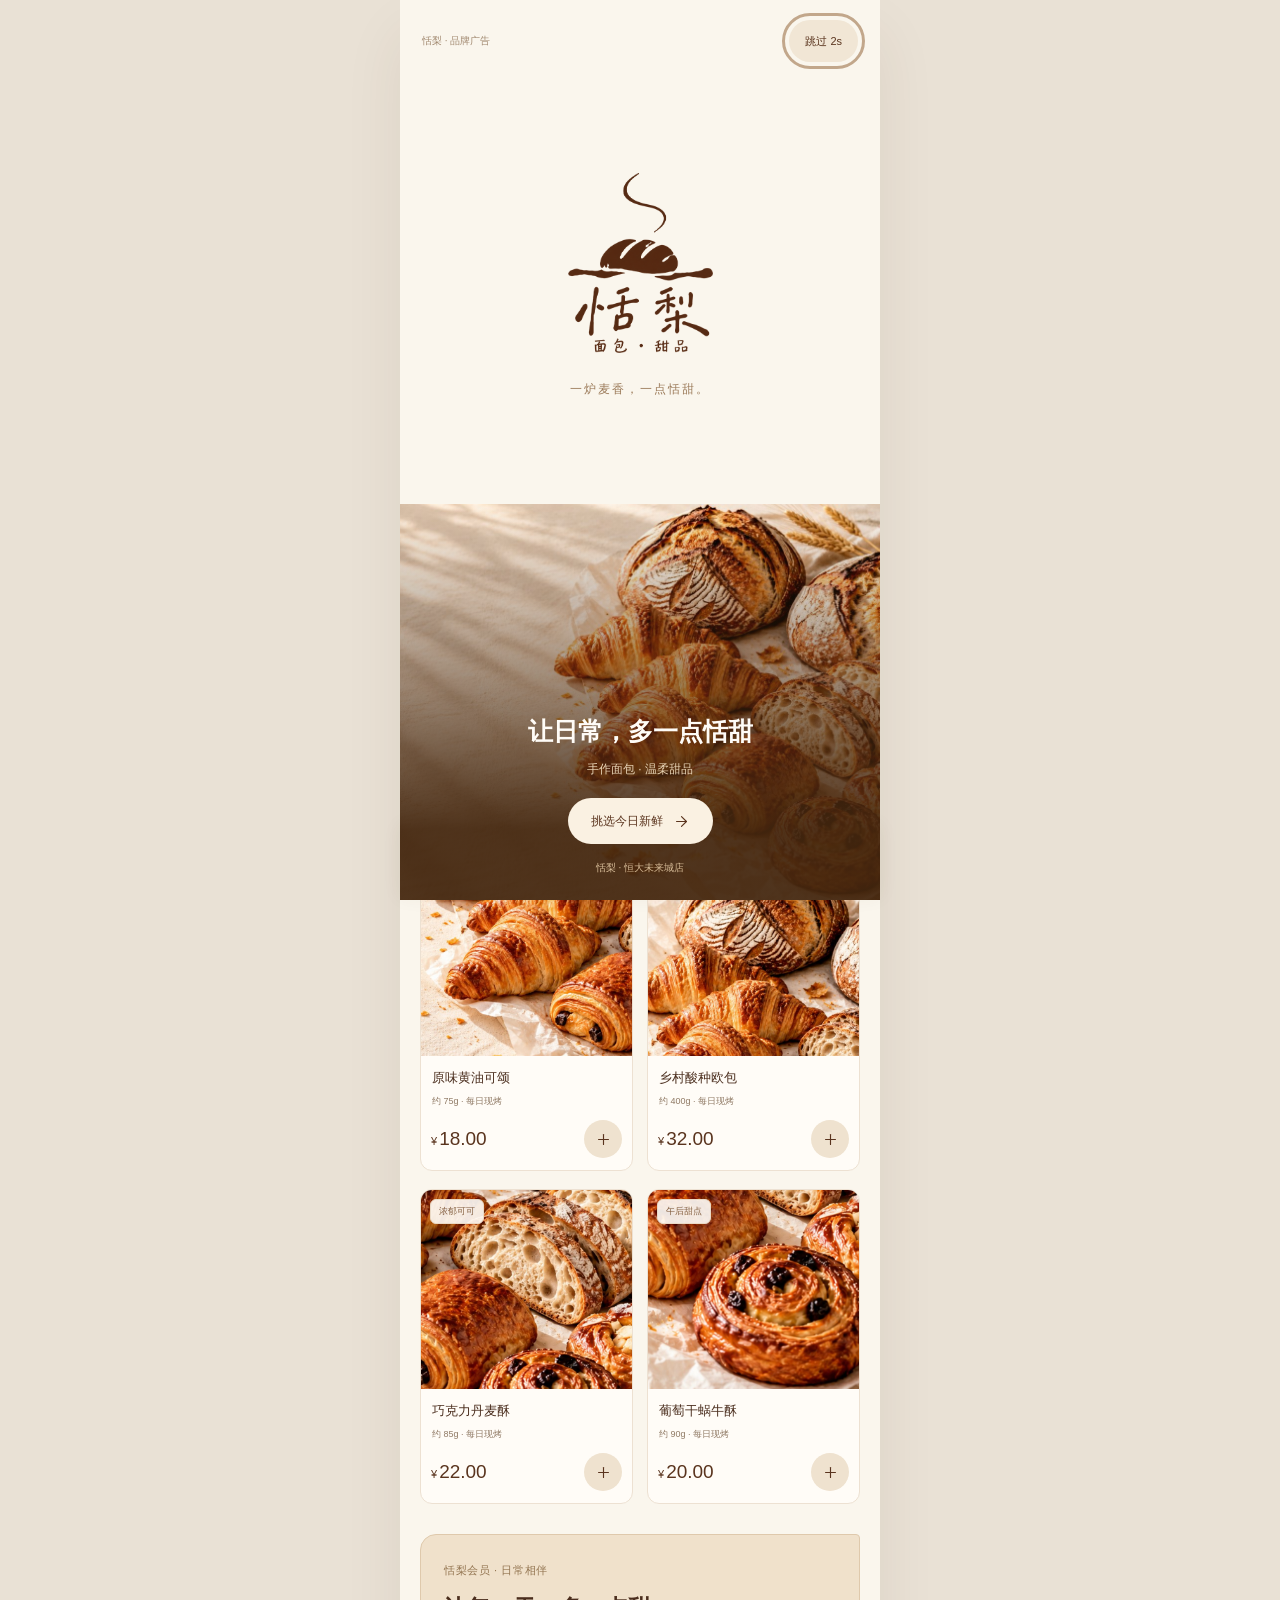
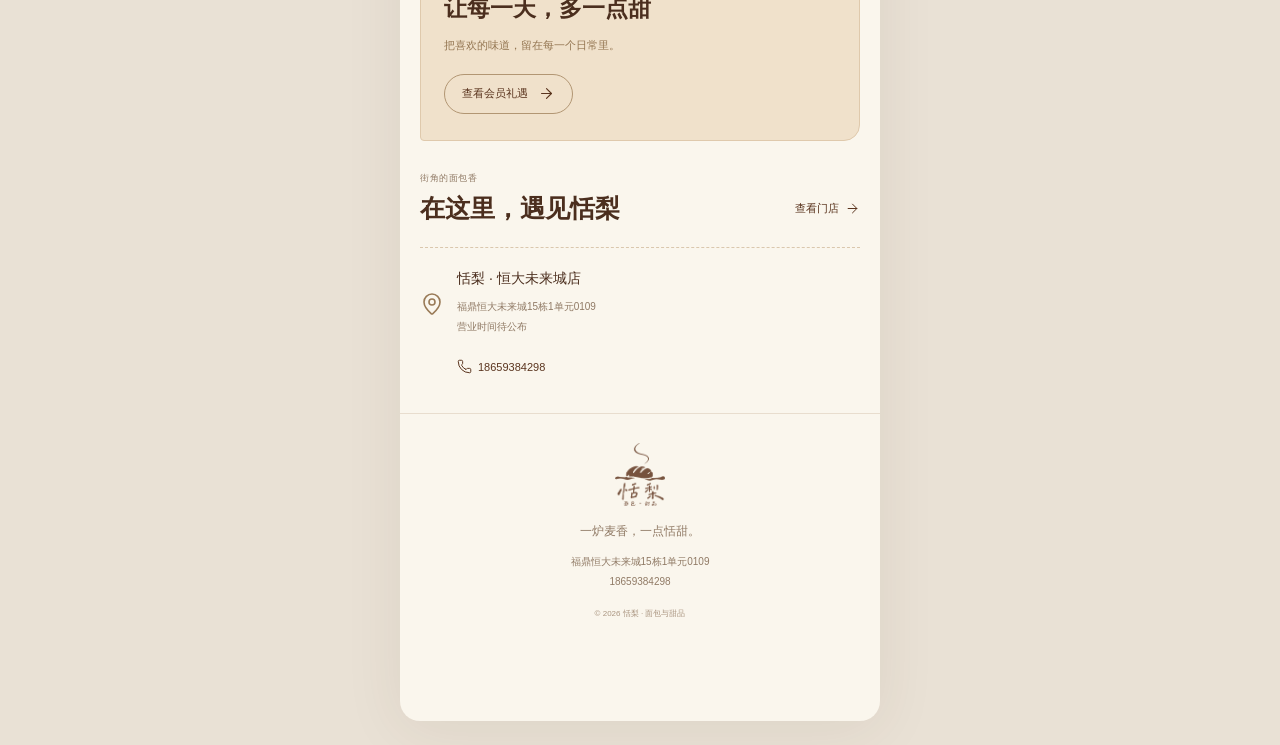
<file: site/index.html>
<!doctype html>
<html lang="zh-CN">
<head>
  <meta charset="UTF-8">
  <meta name="viewport" content="width=device-width,initial-scale=1">
  <meta name="theme-color" content="#faf6ed">
  <title>恬梨 · 每日新鲜出炉</title>
  <link rel="stylesheet" href="./preview/styles.css">
  <script src="./miniprogram/data/catalog.js" defer></script>
  <script src="./preview/lucide.js" defer></script>
  <script src="./preview/app.js" defer></script>
</head>
<body>
  <header class="header"><a class="brand" href="#home" aria-label="恬梨首页"><img class="header-logo" src="./miniprogram/assets/logo.png" alt="恬梨面包甜品 Logo"><span class="brand-name">恬梨<small>面包 · 甜品</small></span></a><button class="header-store" data-action="stores"><i data-lucide="map-pin"></i><span>恒大未来城店<small>到店自提</small></span></button><button class="header-bag icon-button" data-action="cart" aria-label="打开购物袋" title="购物袋"><i data-lucide="shopping-bag"></i><span id="bag-count">0</span></button></header>
  <main id="app"></main>
  <footer class="site-footer"><a class="brand" href="#home"><img class="footer-logo" src="./miniprogram/assets/logo.png" alt="恬梨面包甜品"></a><p>一炉麦香，一点恬甜。</p><p class="footer-address">福鼎恒大未来城15栋1单元0109<br><a href="tel:18659384298">18659384298</a></p><span class="footer-small">© 2026 恬梨 · 面包与甜品</span></footer>
  <nav class="mobile-nav" aria-label="底部导航"><a href="#home" data-nav="home"><i data-lucide="house"></i><span>首页</span></a><a href="#products" data-nav="products"><i data-lucide="croissant"></i><span>产品</span></a><a href="#stores" data-nav="stores"><i data-lucide="map-pin"></i><span>门店</span></a><a href="#wallet" data-nav="wallet"><i data-lucide="user-round"></i><span>我的</span></a></nav>
  <dialog id="modal"></dialog><div id="toast" role="status" aria-live="polite"></div>
</body>
</html>
</file>
<file: site/preview/styles.css>
:root {
  --brown: #5a341e;
  --ink: #4b2e1e;
  --muted: #907a65;
  --line: #e8ddce;
  --cream: #faf6ed;
  --paper: #fffcf7;
  --sand: #f0e5d5;
}
* { box-sizing: border-box; }
html { background: #e9e1d5; }
body { max-width: 480px; margin: 24px auto; padding-bottom: calc(82px + env(safe-area-inset-bottom)); color: var(--ink); background: var(--cream); font: 14px -apple-system,BlinkMacSystemFont,"PingFang SC","Microsoft YaHei",sans-serif; box-shadow: 0 8px 60px #4b2e1e14; border-radius: 20px; overflow-x: clip; }
button,input { font: inherit; }
button,a,input { -webkit-tap-highlight-color: transparent; }
button { cursor: pointer; color: inherit; border: 0; }
a { color: inherit; text-decoration: none; }
button:disabled { opacity: .5; cursor: not-allowed; }
button:focus-visible,a:focus-visible,input:focus-visible { outline: 3px solid #c2a78b; outline-offset: 4px; }
svg { width: 22px; height: 22px; stroke-width: 1.6; flex-shrink: 0; }
h1,h2,h3,p { margin: 0; }
h2 { font: 600 25px "Songti SC",SimSun,serif; }
h3 { font-size: 15px; font-weight: 500; }
.header { height: 82px; padding: 12px 20px; display: flex; align-items: center; gap: 12px; border-bottom: 1px solid var(--line); }
.brand { display: flex; align-items: center; gap: 9px; }
.header-logo { width: 37px; height: 54px; object-fit: contain; }
.brand-name { font: 600 25px "Songti SC",SimSun,serif; white-space: nowrap; }
.brand-name small { display: block; font: 10px -apple-system,BlinkMacSystemFont,"PingFang SC",sans-serif; color: var(--muted); margin-top: 5px; }
.header-store { display: flex; gap: 5px; align-items: center; background: transparent; margin-left: auto; font-size: 11px; padding: 0; text-align: left; min-height: 44px; }
.header-store svg { width: 15px; height: 15px; }
.header-store small { display: block; font-size: 9px; color: var(--muted); margin-top: 4px; }
.icon-button { display: grid; place-items: center; width: 44px; height: 44px; border-radius: 50%; background: transparent; flex-shrink: 0; }
.header-bag { position: relative; width: 36px; }
.header-bag span { position: absolute; right: -1px; top: 0; background: var(--brown); color: white; font-size: 10px; min-width: 17px; height: 17px; border-radius: 50%; display: grid; place-items: center; }
.hero { position: relative; height: 460px; overflow: hidden; background: var(--cream); }
.hero-brand { position: absolute; top: 16px; left: 0; width: 100%; display: flex; flex-direction: column; align-items: center; gap: 13px; z-index: 1; }
.hero-brand img { width: 112px; height: 139px; object-fit: contain; }
.hero-brand p { color: #8d6c50; font-family: "Songti SC",SimSun,serif; font-size: 12px; letter-spacing: 2px; }
.hero-image { position: absolute; bottom: 0; width: 100%; height: 264px; object-fit: cover; object-position: left center; }
.hero::after { content: ''; position: absolute; bottom: 0; left: 0; width: 100%; height: 264px; background: linear-gradient(90deg,#faf6edb8,#faf6ed50 37%,transparent 65%); pointer-events: none; z-index: 1; }
.hero-inner { position: relative; z-index: 2; height: 100%; padding: 211px 22px 0; }
.eyebrow { color: var(--muted); font-size: 9px; line-height: 1.6; letter-spacing: .6px; }
.hero .eyebrow { color: #8a6c52; font-size: 8px; max-width: 210px; }
.hero h1 { font: 500 29px/1.45 "Songti SC",SimSun,serif; white-space: pre-line; margin: 12px 0 10px; color: #4f2d19; }
.hero-inner p:not(.eyebrow) { font-size: 10px; line-height: 1.8; color: #795b43; max-width: 220px; margin-bottom: 17px; }
.primary,.secondary { display: inline-flex; align-items: center; justify-content: center; gap: 10px; padding: 14px 20px; min-height: 46px; border-radius: 24px; background: var(--brown); color: var(--paper); font-size: 12px; }
.primary svg,.secondary svg { width: 17px; height: 17px; }
.secondary { background: var(--sand); color: var(--brown); }
.hero .primary { min-height: 42px; padding: 12px 18px; font-size: 11px; }
.hero-counter { position: absolute; right: 16px; bottom: 13px; display: flex; align-items: center; gap: 8px; color: var(--brown); font-size: 10px; }
.hero-counter button { width: 34px; height: 34px; background: #fffcf7d9; border: 1px solid #e7d5c3; border-radius: 50%; display: grid; place-items: center; }
.hero-counter svg { width: 15px; height: 15px; }
.hero-dots { position: absolute; left: 22px; bottom: 23px; display: flex; gap: 2px; }
.hero-dots button { width: 25px; height: 26px; padding: 9px; background: transparent; border-radius: 20px; }
.hero-dots button::after { content: ''; display: block; background: #bfa186; border-radius: 50%; width: 6px; height: 6px; }
.hero-dots button.active::after { background: var(--brown); width: 16px; border-radius: 3px; margin-left: -5px; }
.promise { display: flex; align-items: center; justify-content: center; gap: 24px; min-height: 45px; background: #f6efe2; border-bottom: 1px solid var(--line); color: #907254; font-size: 10px; }
.promise span { display: flex; align-items: center; gap: 5px; }
.promise svg { width: 14px; height: 14px; }
.container { padding: 0 20px; width: 100%; }
.quick-links { display: grid; grid-template-columns: repeat(3,minmax(0,1fr)); padding: 24px 0 20px; border-bottom: 1px dashed #dac7ad; }
.quick-links button { display: flex; flex-direction: column; align-items: center; gap: 12px; background: transparent; padding: 0 4px; text-align: center; }
.quick-links>button>svg { display: none; }
.quick-icon { width: 45px; height: 45px; border-radius: 16px; background: #efe2cf; display: grid; place-items: center; color: var(--brown); }
.quick-icon svg { width: 24px; height: 24px; }
.quick-links h3 { font-size: 13px; margin-bottom: 6px; }
.quick-links p { color: var(--muted); font-size: 9px; }
.section { padding: 30px 0; }
.section-head { display: flex; justify-content: space-between; align-items: end; gap: 12px; margin-bottom: 22px; }
.section-head h2 { margin-top: 7px; }
.text-link { display: inline-flex; align-items: center; gap: 6px; background: transparent; padding: 9px 0; font-size: 11px; color: var(--brown); white-space: nowrap; }
.text-link svg { width: 15px; height: 15px; }
.product-grid { display: grid; grid-template-columns: repeat(2,minmax(0,1fr)); gap: 18px 14px; }
.product { min-width: 0; background: var(--paper); border: 1px solid #ede1d2; border-radius: 12px; overflow: hidden; padding-bottom: 12px; }
.product-photo { position: relative; display: block; width: 100%; padding: 0; overflow: hidden; aspect-ratio: 1.06; background: var(--sand); margin-bottom: 12px; }
.product-photo img { display: block; width: 100%; height: 100%; object-fit: cover; transition: transform .25s; }
.product-photo:hover img { transform: scale(1.04); }
.badge { display: inline-flex; align-items: center; padding: 5px 8px; background: #eee1ce; color: #825d3e; font-size: 9px; border-radius: 6px; white-space: nowrap; }
.product-photo .badge { position: absolute; top: 9px; left: 9px; background: #fffcf7e8; border: 1px solid #ead9c5; }
.product h3 { font-size: 13px; line-height: 1.6; margin: 0 11px 6px; }
.product>p { margin: 0 11px; color: var(--muted); font-size: 9px; }
.product-bottom { display: flex; align-items: center; justify-content: space-between; margin: 12px 10px 0; gap: 5px; }
.price { font-size: 19px; font-weight: 500; color: var(--brown); }
.price small { font-size: 11px; margin-right: 2px; }
.add { width: 38px; height: 38px; display: grid; place-items: center; flex-shrink: 0; background: #efe2cf; border-radius: 50%; color: var(--brown); }
.add svg { width: 17px; height: 17px; }
.membership { margin: 0 20px; padding: 26px 0; border: 1px solid #dfc9ac; background: #f0e1cb; border-radius: 16px 4px 16px 4px; }
.membership .container { padding: 0 23px; }
.membership h2 { font-size: 23px; margin: 12px 0; }
.membership p { color: #947652; font-size: 11px; line-height: 1.8; }
.membership .primary { margin-top: 18px; background: transparent; border: 1px solid #b29673; color: var(--brown); padding: 10px 17px; min-height: 40px; font-size: 11px; }
.store-teaser { border-top: 1px dashed #dac7ad; padding-top: 22px; }
.store-pin { display: flex; align-items: center; gap: 13px; }
.store-pin>svg { width: 24px; height: 24px; color: #997a57; }
.store-teaser h3 { font-size: 14px; margin-bottom: 9px; }
.store-teaser p { font-size: 10px; color: var(--muted); line-height: 2; }
.store-teaser>.text-link { margin: 13px 0 0 37px; }
.site-footer { border-top: 1px solid var(--line); padding: 27px 20px 20px; text-align: center; }
.site-footer .brand { display: inline-flex; }
.footer-logo { width: 50px; height: 67px; object-fit: contain; opacity: .8; }
.site-footer>p { color: var(--muted); font-family: "Songti SC",SimSun,serif; font-size: 12px; margin-top: 12px; }
.footer-address { font: 10px/2 -apple-system,BlinkMacSystemFont,"PingFang SC",sans-serif!important; }
.footer-small { font-size: 8px; color: #aa9580; display: block; margin-top: 16px; }
.mobile-nav { position: fixed; bottom: 0; left: 50%; transform: translateX(-50%); z-index: 4; width: 100%; max-width: 480px; height: calc(72px + env(safe-area-inset-bottom)); padding-bottom: env(safe-area-inset-bottom); background: #fffcf7f7; backdrop-filter: blur(10px); border-top: 1px solid var(--line); display: flex; justify-content: space-around; box-shadow: 0 -3px 18px #513b2510; }
.mobile-nav a { display: flex; align-items: center; justify-content: center; flex-direction: column; gap: 6px; width: 25%; font-size: 11px; color: #a58e75; }
.mobile-nav svg { width: 22px; height: 22px; }
.mobile-nav a.active { color: var(--brown); font-weight: 600; }
.mobile-nav a.active svg { stroke-width: 2; }
.page-title { padding: 29px 0 28px; }
.page-title h1 { font: 600 29px/1.5 "Songti SC",SimSun,serif; margin: 9px 0 12px; }
.page-title>p:last-child { font-size: 11px; color: var(--muted); line-height: 1.8; }
.catalog-tools { display: flex; flex-direction: column-reverse; align-items: stretch; gap: 17px; margin-bottom: 24px; }
.categories { display: flex; overflow-x: auto; gap: 8px; max-width: 100%; padding-bottom: 4px; }
.categories button { padding: 11px 14px; background: #f0e6d8; border-radius: 20px; color: #87684b; font-size: 11px; white-space: nowrap; flex-shrink: 0; }
.categories button.active { background: var(--brown); color: var(--paper); }
.search-box { display: flex; align-items: center; gap: 10px; border: 1px solid var(--line); background: var(--paper); border-radius: 24px; height: 46px; padding: 0 17px; }
.search-box svg { width: 16px; color: #9b836b; }
.search-box input { min-width: 0; width: 100%; font-size: 12px; border: 0; outline: 0; background: transparent; color: var(--ink); }
.catalog-section { padding-bottom: 26px; }
.results { font-size: 10px; color: var(--muted); margin-bottom: 19px; }
.empty { padding: 32px 10px; color: var(--muted); font-size: 12px; text-align: center; line-height: 1.9; }
.cart-summary { position: sticky; bottom: calc(90px + env(safe-area-inset-bottom)); background: var(--brown); color: var(--paper); display: flex; align-items: center; justify-content: space-between; gap: 10px; padding: 13px 16px; border-radius: 28px; margin-top: 25px; box-shadow: 0 4px 16px #52331d24; }
.cart-summary button { display: flex; align-items: center; gap: 7px; color: var(--paper); background: transparent; padding: 0; font-size: 11px; }
.cart-summary svg { width: 18px; height: 18px; }
.cart-summary .price { color: var(--paper); font-size: 17px; }
.wallet-layout { display: grid; grid-template-columns: 1fr; gap: 26px; padding-bottom: 32px; }
.member-header { display: flex; align-items: center; gap: 12px; margin-bottom: 23px; }
.member-header h3 { font-size: 14px; margin-bottom: 6px; }
.member-header p { font-size: 10px; color: var(--muted); }
.member-header .text-link { margin-left: auto; font-size: 10px; }
.avatar { width: 43px; height: 43px; flex-shrink: 0; border-radius: 50%; background: var(--sand); display: grid; place-items: center; font: 22px "Songti SC",SimSun,serif; }
.balance { position: relative; background: #5a341e; padding: 25px; border-radius: 16px 4px 16px 4px; color: var(--paper); overflow: hidden; }
.balance-logo { position: absolute; right: 25px; bottom: 25px; width: 70px; height: 88px; object-fit: contain; filter: brightness(0) invert(1); opacity: .14; }
.balance-top { display: flex; justify-content: space-between; align-items: center; gap: 14px; font-size: 11px; }
.balance-top .eyebrow { color: #d8c1a6; font-size: 9px; }
.balance-number { font-size: 49px; margin: 20px 0; }
.balance-bottom { font-size: 10px; color: #d8c1a6; }
.wallet-layout h2 { font-size: 23px; }
.wallet-layout .section-head { margin-bottom: 20px; align-items: center; }
.plans { display: grid; grid-template-columns: repeat(2,minmax(0,1fr)); gap: 13px; }
.plan { border: 1px solid #dfcfba; border-radius: 12px; background: var(--paper); padding: 23px 12px; color: var(--brown); position: relative; }
.plan.active { background: #f0e2cc; border-color: var(--brown); box-shadow: inset 0 0 0 1px var(--brown); }
.plan-amount { display: block; font-size: 29px; margin-bottom: 10px; }
.plan-gift { color: #9b7550; font-size: 11px; }
.plan-note { font-size: 10px; color: var(--muted); margin-top: 17px; line-height: 1.8; }
.agreement { display: flex; align-items: center; gap: 0; flex-wrap: wrap; font-size: 11px; color: var(--muted); margin: 22px 0; }
.agreement label { display: flex; align-items: center; gap: 6px; }
.agreement input { accent-color: var(--brown); width: 16px; height: 16px; }
.agreement .text-link { font-size: 11px; }
.recharge { width: 100%; }
.records-title { margin-top: 27px!important; }
.store-layout { display: grid; grid-template-columns: 1fr; gap: 23px; padding-bottom: 32px; }
.store-image { width: 100%; aspect-ratio: 1.65; object-fit: cover; border-radius: 14px 4px 14px 4px; }
.store-card h2 { font-size: 23px; margin-bottom: 14px; }
.store-field { border-bottom: 1px solid var(--line); padding: 16px 0; line-height: 1.9; }
.store-field span { display: block; font-size: 10px; color: var(--muted); margin-bottom: 6px; }
.store-field p { font-size: 12px; }
.store-services { display: flex; gap: 8px; margin: 20px 0; }
.store-actions { display: flex; gap: 10px; align-items: center; flex-wrap: wrap; }
.store-actions .primary,.store-actions .secondary { padding: 13px 15px; font-size: 11px; gap: 7px; }
.store-actions .text-link { font-size: 10px; }
dialog { position: fixed; inset: auto 0 0; margin: 0 auto; width: min(480px,100%); border: 0; border-radius: 22px 22px 0 0; background: var(--paper); padding: 24px 22px calc(26px + env(safe-area-inset-bottom)); color: var(--ink); max-height: 85vh; overflow-y: auto; }
dialog::backdrop { background: #33201566; backdrop-filter: blur(2px); }
.modal-head { display: flex; justify-content: space-between; align-items: center; gap: 12px; margin-bottom: 21px; }
.modal-head h2 { font-size: 22px; }
.modal-head .icon-button { background: #f0e6d8; width: 36px; height: 36px; }
.modal-photo { width: 100%; aspect-ratio: 1.5; object-fit: cover; border-radius: 12px; }
.modal-desc { font-size: 13px; line-height: 1.9; color: #876b50; margin: 18px 0; }
.modal-small { font-size: 11px; line-height: 1.9; color: var(--muted); }
dialog>.primary { width: 100%; margin-top: 20px; }
.cart-item { display: flex; justify-content: space-between; align-items: center; gap: 10px; padding: 19px 0; border-bottom: 1px solid var(--line); }
.cart-item h3 { font-size: 13px; margin-bottom: 6px; }
.cart-item p { font-size: 10px; color: var(--muted); }
.stepper { display: flex; gap: 9px; align-items: center; }
.stepper button { width: 33px; height: 33px; background: var(--sand); border-radius: 50%; display: grid; place-items: center; }
.stepper svg { width: 14px; height: 14px; }
.cart-total { display: flex; justify-content: space-between; align-items: center; margin-top: 24px; }
.pickup-store { background: #f4ecde; border-radius: 10px; padding: 15px; margin: 18px 0; color: #8a6c50; font-size: 11px; line-height: 1.9; }
.checkout-form { display: grid; gap: 15px; }
.checkout-form label { display: grid; gap: 9px; font-size: 11px; color: #84664b; }
.checkout-form input { border: 1px solid var(--line); background: var(--cream); color: var(--ink); padding: 14px; border-radius: 10px; width: 100%; font-size: 14px; }
.checkout-form .primary { margin-top: 8px; }
.checkout-note { font-size: 10px; color: var(--muted); line-height: 1.8; }
.notice-text { color: #8a7057; font-size: 13px; line-height: 1.9; }
#toast { position: fixed; z-index: 8; bottom: 102px; left: 50%; transform: translateX(-50%); background: #5a341eee; color: var(--paper); padding: 12px 20px; border-radius: 24px; font-size: 12px; opacity: 0; pointer-events: none; transition: opacity .2s; max-width: 85%; text-align: center; }
#toast.visible { opacity: 1; }
body:has(dialog[open]) { overflow: hidden; }
body.showing-launch-ad { overflow: hidden; }
.launch-ad { position: fixed; top: 0; bottom: 0; left: 50%; transform: translateX(-50%); z-index: 100; width: 100%; max-width: 480px; background: var(--cream); display: flex; flex-direction: column; height: 100dvh; }
.launch-ad-top { display: flex; align-items: center; justify-content: space-between; padding: calc(20px + env(safe-area-inset-top)) 22px 6px; font-size: 10px; color: #a28a71; }
.launch-ad-skip { border-radius: 22px; background: #f1e6d5; color: var(--brown); padding: 12px 16px; font-size: 11px; min-height: 42px; }
.launch-ad-brand { flex: 1; min-height: 220px; display: flex; align-items: center; justify-content: center; flex-direction: column; gap: 24px; padding: 20px 0 25px; }
.launch-ad-logo { width: 145px; height: 187px; object-fit: contain; }
.launch-ad-brand p { font: 12px "Songti SC",SimSun,serif; color: #9b7a59; letter-spacing: 2px; }
.launch-ad-bottom { position: relative; height: 44dvh; min-height: 220px; }
.launch-ad-photo { width: 100%; height: 100%; object-fit: cover; }
.launch-ad-shade { position: absolute; inset: 0; background: linear-gradient(180deg,#faf6ed00,#43260eee 82%); }
.launch-ad-copy { position: absolute; bottom: 0; left: 0; right: 0; text-align: center; color: var(--paper); padding: 25px 22px calc(25px + env(safe-area-inset-bottom)); }
.launch-ad-copy h2 { font-size: 25px; }
.launch-ad-copy p { font-size: 12px; color: #e8d4b6; margin: 13px 0 20px; }
.launch-ad-cta { display: inline-flex; align-items: center; justify-content: center; gap: 10px; padding: 14px 23px; background: #faf1e2; color: var(--brown); border-radius: 28px; font-size: 12px; min-height: 46px; }
.launch-ad-cta svg { width: 17px; height: 17px; }
.launch-ad-copy small { display: block; margin-top: 17px; font-size: 10px; color: #d6bb97; }
@media(max-height:600px) { .launch-ad-brand { min-height: 160px; gap: 12px; padding: 10px 0; } .launch-ad-logo { width: 105px; height: 137px; } .launch-ad-top { padding-top: 12px; } .launch-ad-copy { padding-bottom: 15px; } }
@media(max-width:600px) { html { background: var(--cream); } body { margin: 0 auto; border-radius: 0; box-shadow: none; } }
@media(max-width:350px) { .header { padding: 12px 15px; gap: 7px; } .header-store { font-size: 10px; } .header-logo { width: 30px; height: 46px; } .brand-name { font-size: 23px; } .container { padding: 0 16px; } .hero-inner { padding-left: 18px; } .hero h1 { font-size: 27px; } .promise { gap: 17px; } .product h3 { font-size: 12px; margin-left: 9px; margin-right: 9px; } .product>p { font-size: 8px; margin-left: 9px; margin-right: 9px; } .product-bottom { margin-left: 9px; margin-right: 9px; } .price { font-size: 16px; } .add { width: 33px; height: 33px; } .membership { margin: 0 16px; } .membership .container { padding: 0 18px; } .membership h2 { font-size: 21px; } .member-header { gap: 9px; } .member-header h3 { font-size: 12px; } }
@media(prefers-reduced-motion:reduce) { * { transition: none!important; } .product-photo:hover img { transform: none; } }
</file>
